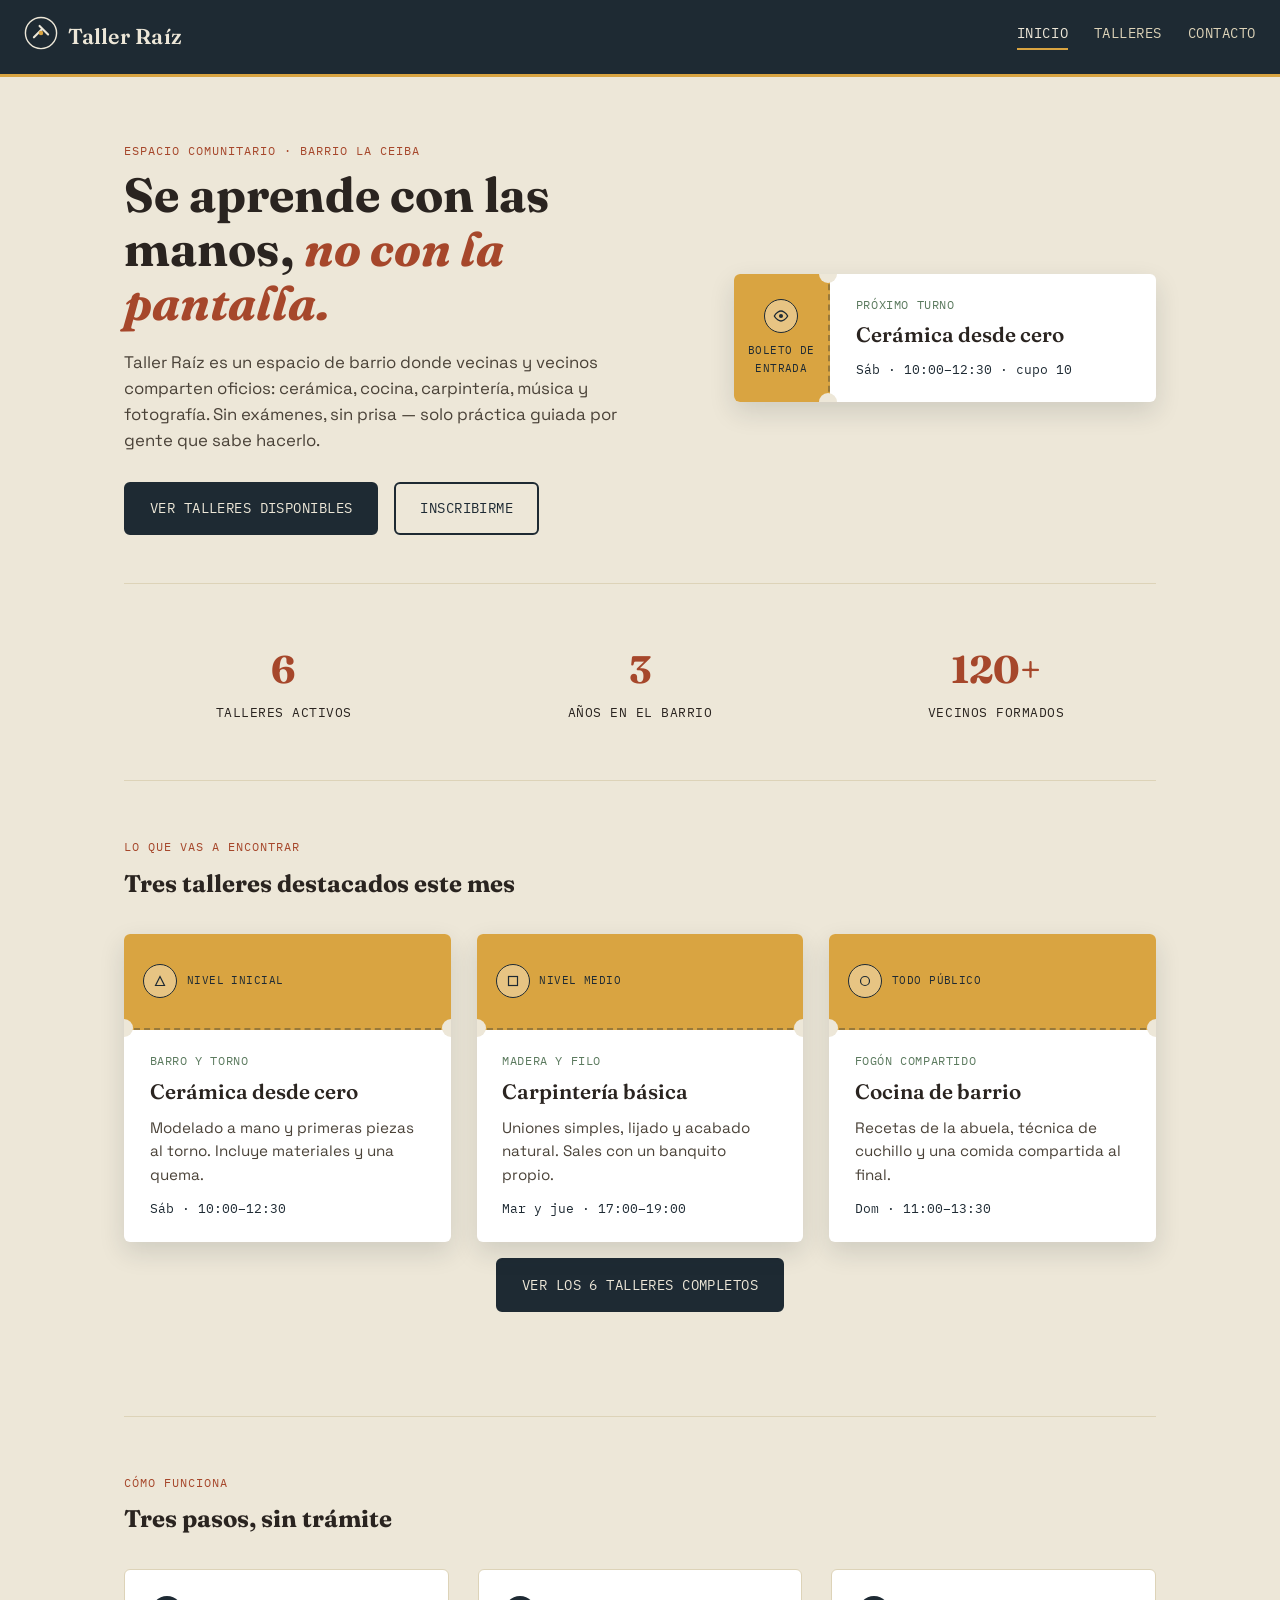
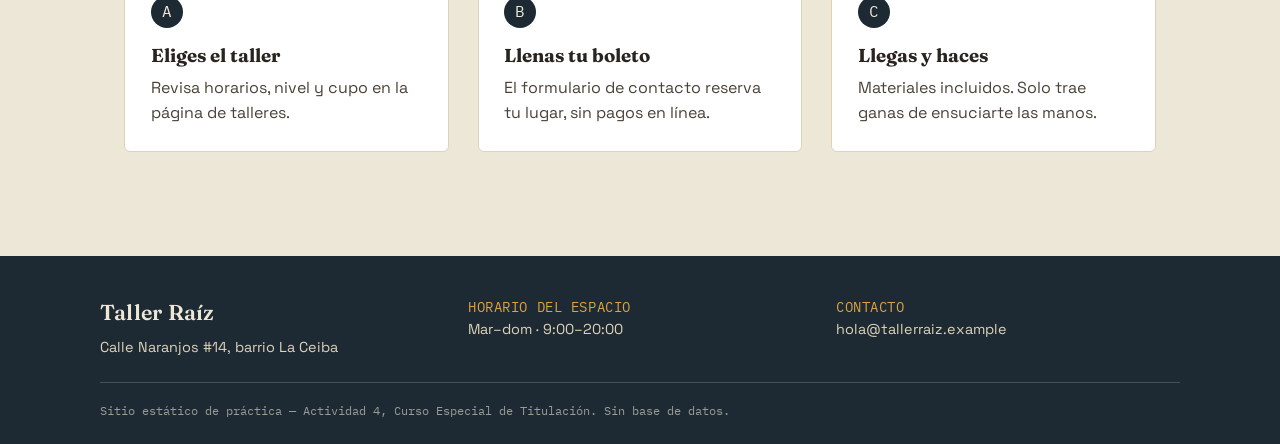
<file: index.html>
<!DOCTYPE html>
<html lang="es">
<head>
<meta charset="UTF-8">
<meta name="viewport" content="width=device-width, initial-scale=1.0">
<title>Taller Raíz — Espacio de talleres comunitarios</title>
<link rel="preconnect" href="https://fonts.googleapis.com">
<link href="https://fonts.googleapis.com/css2?family=Fraunces:opsz,wght@9..144,400;9..144,600;9..144,700&family=Space+Grotesk:wght@400;500;700&family=IBM+Plex+Mono:wght@400;500&display=swap" rel="stylesheet">
<link rel="stylesheet" href="estilos.css">
</head>
<body>

<div class="tape tape-left" aria-hidden="true"></div>

<header class="site-header">
  <div class="brand">
    <span class="brand-mark" aria-hidden="true">
      <svg viewBox="0 0 48 48" width="34" height="34">
        <circle cx="24" cy="24" r="22" fill="none" stroke="#EDE7D8" stroke-width="2"/>
        <path d="M14 30 L26 18 M22 14 L34 26" stroke="#EDE7D8" stroke-width="3" stroke-linecap="round"/>
        <circle cx="24" cy="24" r="3.2" fill="#D9A441"/>
      </svg>
    </span>
    <span class="brand-text">Taller Raíz</span>
  </div>
  <nav class="site-nav" aria-label="Navegación principal">
    <a href="index.html" class="active">Inicio</a>
    <a href="talleres.html">Talleres</a>
    <a href="contacto.html">Contacto</a>
  </nav>
</header>

<main>

  <section class="hero">
    <div class="hero-text">
      <p class="eyebrow">Espacio comunitario · barrio La Ceiba</p>
      <h1>Se aprende con las manos, <em>no con la pantalla.</em></h1>
      <p class="hero-lead">Taller Raíz es un espacio de barrio donde vecinas y vecinos comparten oficios: cerámica, cocina, carpintería, música y fotografía. Sin exámenes, sin prisa — solo práctica guiada por gente que sabe hacerlo.</p>
      <div class="hero-actions">
        <a href="talleres.html" class="btn btn-primary">Ver talleres disponibles</a>
        <a href="contacto.html" class="btn btn-ghost">Inscribirme</a>
      </div>
    </div>

    <div class="ticket" aria-hidden="true">
      <div class="ticket-stub">
        <span class="stamp">
          <svg viewBox="0 0 24 24" width="20" height="20"><path d="M4 12c2-4 6-6 8-6s6 2 8 6c-2 4-6 6-8 6s-6-2-8-6z" fill="none" stroke="#1E2A33" stroke-width="1.6"/><circle cx="12" cy="12" r="2.4" fill="#1E2A33"/></svg>
        </span>
        <p class="stub-label">boleto de entrada</p>
      </div>
      <div class="ticket-body">
        <p class="ticket-eyebrow">Próximo turno</p>
        <p class="ticket-title">Cerámica desde cero</p>
        <p class="ticket-meta">Sáb · 10:00–12:30 · cupo 10</p>
      </div>
    </div>
  </section>

  <section class="section stats-row">
    <div class="stat">
      <span class="stat-num">6</span>
      <span class="stat-label">talleres activos</span>
    </div>
    <div class="stat">
      <span class="stat-num">3</span>
      <span class="stat-label">años en el barrio</span>
    </div>
    <div class="stat">
      <span class="stat-num">120+</span>
      <span class="stat-label">vecinos formados</span>
    </div>
  </section>

  <section class="section">
    <div class="section-head">
      <p class="eyebrow">Lo que vas a encontrar</p>
      <h2>Tres talleres destacados este mes</h2>
    </div>

    <div class="cards-grid">
      <article class="ticket ticket-card">
        <div class="ticket-stub">
          <span class="stamp"><svg viewBox="0 0 24 24" width="18" height="18"><path d="M6 18 L12 6 L18 18 Z" fill="none" stroke="#1E2A33" stroke-width="1.6"/></svg></span>
          <p class="stub-label">nivel inicial</p>
        </div>
        <div class="ticket-body">
          <p class="ticket-eyebrow">Barro y torno</p>
          <p class="ticket-title">Cerámica desde cero</p>
          <p class="ticket-desc">Modelado a mano y primeras piezas al torno. Incluye materiales y una quema.</p>
          <p class="ticket-meta">Sáb · 10:00–12:30</p>
        </div>
      </article>

      <article class="ticket ticket-card">
        <div class="ticket-stub">
          <span class="stamp"><svg viewBox="0 0 24 24" width="18" height="18"><rect x="6" y="6" width="12" height="12" fill="none" stroke="#1E2A33" stroke-width="1.6"/></svg></span>
          <p class="stub-label">nivel medio</p>
        </div>
        <div class="ticket-body">
          <p class="ticket-eyebrow">Madera y filo</p>
          <p class="ticket-title">Carpintería básica</p>
          <p class="ticket-desc">Uniones simples, lijado y acabado natural. Sales con un banquito propio.</p>
          <p class="ticket-meta">Mar y jue · 17:00–19:00</p>
        </div>
      </article>

      <article class="ticket ticket-card">
        <div class="ticket-stub">
          <span class="stamp"><svg viewBox="0 0 24 24" width="18" height="18"><circle cx="12" cy="12" r="6" fill="none" stroke="#1E2A33" stroke-width="1.6"/></svg></span>
          <p class="stub-label">todo público</p>
        </div>
        <div class="ticket-body">
          <p class="ticket-eyebrow">Fogón compartido</p>
          <p class="ticket-title">Cocina de barrio</p>
          <p class="ticket-desc">Recetas de la abuela, técnica de cuchillo y una comida compartida al final.</p>
          <p class="ticket-meta">Dom · 11:00–13:30</p>
        </div>
      </article>
    </div>

    <div class="section-cta">
      <a href="talleres.html" class="btn btn-primary">Ver los 6 talleres completos</a>
    </div>
  </section>

  <section class="section how">
    <div class="section-head">
      <p class="eyebrow">Cómo funciona</p>
      <h2>Tres pasos, sin trámite</h2>
    </div>
    <div class="how-grid">
      <div class="how-item">
        <span class="how-mark">a</span>
        <h3>Eliges el taller</h3>
        <p>Revisa horarios, nivel y cupo en la página de talleres.</p>
      </div>
      <div class="how-item">
        <span class="how-mark">b</span>
        <h3>Llenas tu boleto</h3>
        <p>El formulario de contacto reserva tu lugar, sin pagos en línea.</p>
      </div>
      <div class="how-item">
        <span class="how-mark">c</span>
        <h3>Llegas y haces</h3>
        <p>Materiales incluidos. Solo trae ganas de ensuciarte las manos.</p>
      </div>
    </div>
  </section>

</main>

<footer class="site-footer">
  <div class="footer-grid">
    <div>
      <span class="brand-text footer-brand">Taller Raíz</span>
      <p>Calle Naranjos #14, barrio La Ceiba</p>
    </div>
    <div>
      <p class="footer-label">Horario del espacio</p>
      <p>Mar–dom · 9:00–20:00</p>
    </div>
    <div>
      <p class="footer-label">Contacto</p>
      <p>hola@tallerraiz.example</p>
    </div>
  </div>
  <p class="footer-note">Sitio estático de práctica — Actividad 4, Curso Especial de Titulación. Sin base de datos.</p>
</footer>

</body>
</html>
</file>
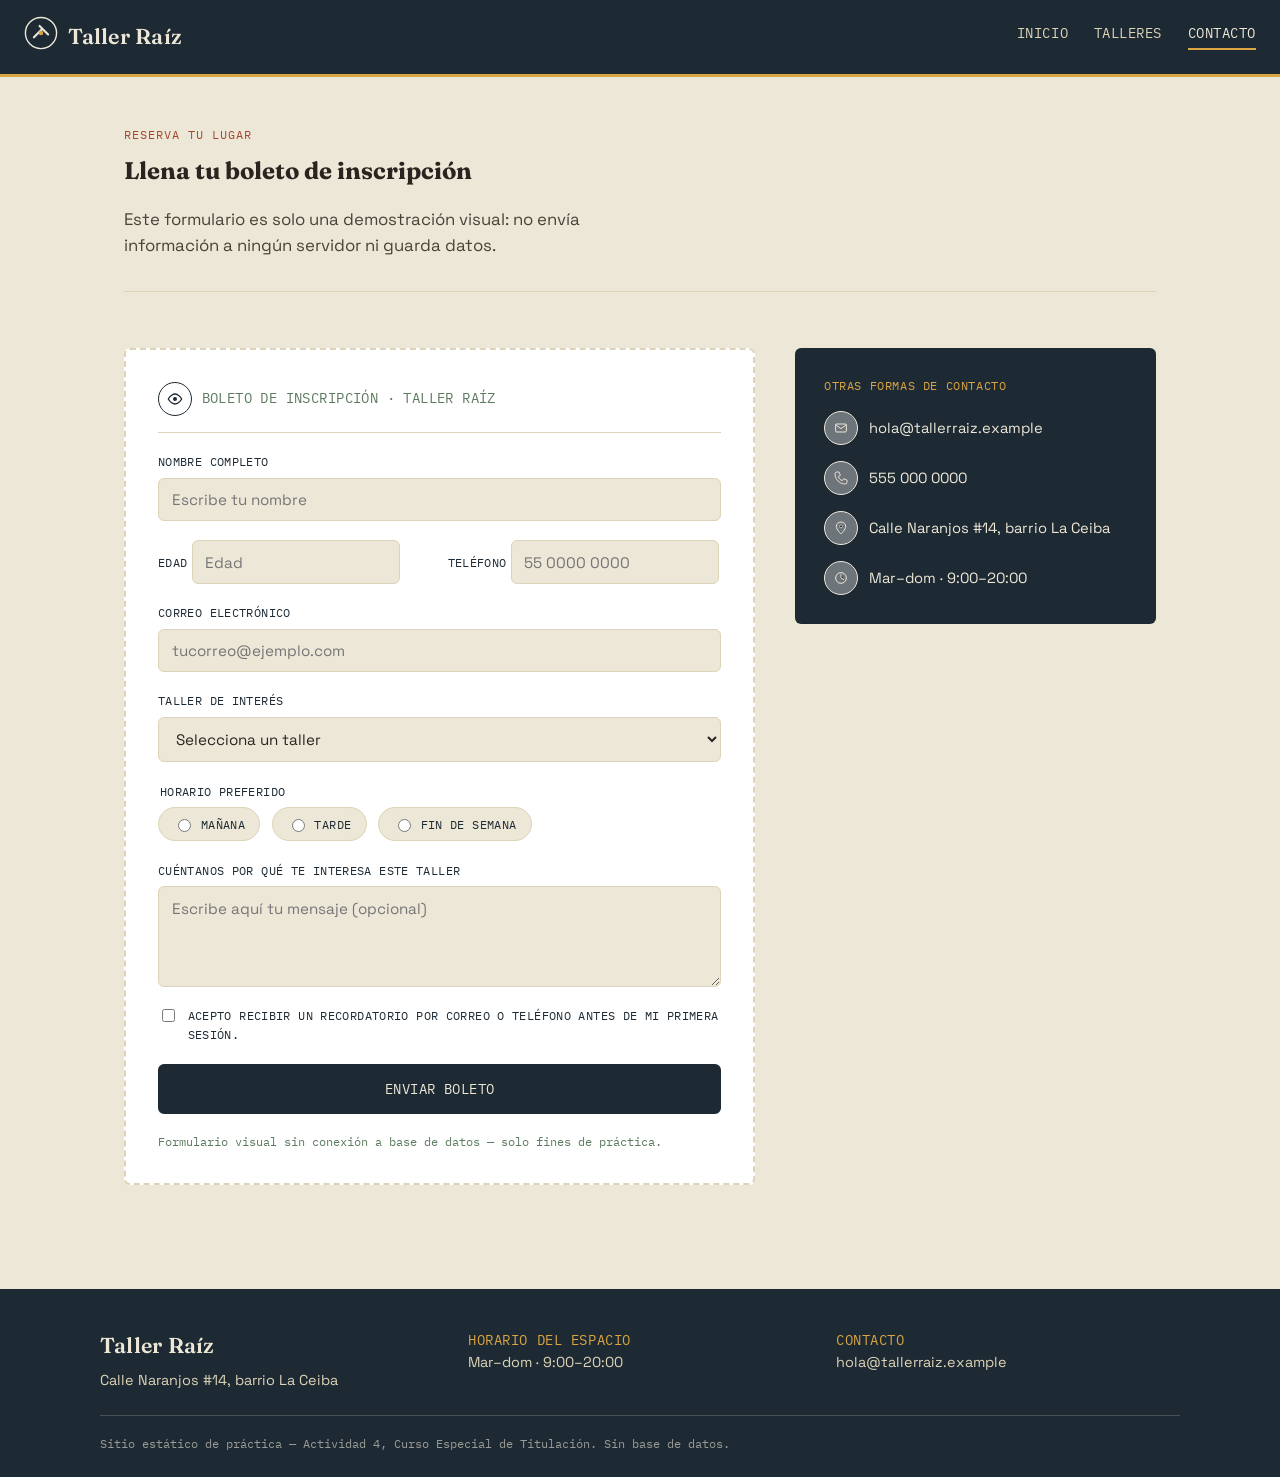
<file: contacto.html>
<!DOCTYPE html>
<html lang="es">
<head>
<meta charset="UTF-8">
<meta name="viewport" content="width=device-width, initial-scale=1.0">
<title>Contacto — Taller Raíz</title>
<link rel="preconnect" href="https://fonts.googleapis.com">
<link href="https://fonts.googleapis.com/css2?family=Fraunces:opsz,wght@9..144,400;9..144,600;9..144,700&family=Space+Grotesk:wght@400;500;700&family=IBM+Plex+Mono:wght@400;500&display=swap" rel="stylesheet">
<link rel="stylesheet" href="estilos.css">
</head>
<body>

<header class="site-header">
  <div class="brand">
    <span class="brand-mark" aria-hidden="true">
      <svg viewBox="0 0 48 48" width="34" height="34">
        <circle cx="24" cy="24" r="22" fill="none" stroke="#EDE7D8" stroke-width="2"/>
        <path d="M14 30 L26 18 M22 14 L34 26" stroke="#EDE7D8" stroke-width="3" stroke-linecap="round"/>
        <circle cx="24" cy="24" r="3.2" fill="#D9A441"/>
      </svg>
    </span>
    <span class="brand-text">Taller Raíz</span>
  </div>
  <nav class="site-nav" aria-label="Navegación principal">
    <a href="index.html">Inicio</a>
    <a href="talleres.html">Talleres</a>
    <a href="contacto.html" class="active">Contacto</a>
  </nav>
</header>

<main>

  <section class="page-intro">
    <p class="eyebrow">Reserva tu lugar</p>
    <h1>Llena tu boleto de inscripción</h1>
    <p class="hero-lead">Este formulario es solo una demostración visual: no envía información a ningún servidor ni guarda datos.</p>
  </section>

  <section class="section contact-section">
    <form class="form-ticket" action="#" onsubmit="return false;">

      <div class="form-ticket-head">
        <span class="stamp">
          <svg viewBox="0 0 24 24" width="20" height="20"><path d="M4 12c2-4 6-6 8-6s6 2 8 6c-2 4-6 6-8 6s-6-2-8-6z" fill="none" stroke="#1E2A33" stroke-width="1.6"/><circle cx="12" cy="12" r="2.4" fill="#1E2A33"/></svg>
        </span>
        <span>Boleto de inscripción · Taller Raíz</span>
      </div>

      <div class="form-row">
        <label for="nombre">Nombre completo</label>
        <input type="text" id="nombre" name="nombre" placeholder="Escribe tu nombre">
      </div>

      <div class="form-row two-col">
        <div>
          <label for="edad">Edad</label>
          <input type="number" id="edad" name="edad" min="1" placeholder="Edad">
        </div>
        <div>
          <label for="telefono">Teléfono</label>
          <input type="tel" id="telefono" name="telefono" placeholder="55 0000 0000">
        </div>
      </div>

      <div class="form-row">
        <label for="correo">Correo electrónico</label>
        <input type="email" id="correo" name="correo" placeholder="tucorreo@ejemplo.com">
      </div>

      <div class="form-row">
        <label for="taller">Taller de interés</label>
        <select id="taller" name="taller">
          <option value="">Selecciona un taller</option>
          <option>Cerámica desde cero</option>
          <option>Carpintería básica</option>
          <option>Cocina de barrio</option>
          <option>Pintura y acuarela</option>
          <option>Música y percusión</option>
          <option>Fotografía análoga</option>
        </select>
      </div>

      <fieldset class="form-row">
        <legend>Horario preferido</legend>
        <div class="radio-group">
          <label class="radio-pill"><input type="radio" name="horario" value="manana"> Mañana</label>
          <label class="radio-pill"><input type="radio" name="horario" value="tarde"> Tarde</label>
          <label class="radio-pill"><input type="radio" name="horario" value="fin"> Fin de semana</label>
        </div>
      </fieldset>

      <div class="form-row">
        <label for="mensaje">Cuéntanos por qué te interesa este taller</label>
        <textarea id="mensaje" name="mensaje" rows="4" placeholder="Escribe aquí tu mensaje (opcional)"></textarea>
      </div>

      <div class="form-row">
        <label class="checkbox-row">
          <input type="checkbox" name="aviso">
          Acepto recibir un recordatorio por correo o teléfono antes de mi primera sesión.
        </label>
      </div>

      <button type="submit" class="btn btn-primary">Enviar boleto</button>
      <p class="form-note">Formulario visual sin conexión a base de datos — solo fines de práctica.</p>
    </form>

    <aside class="info-card">
      <p class="ticket-eyebrow">Otras formas de contacto</p>
      <ul class="contact-list">
        <li>
          <span class="stamp"><svg viewBox="0 0 24 24" width="16" height="16"><rect x="4" y="6" width="16" height="12" rx="1.5" fill="none" stroke="#1E2A33" stroke-width="1.5"/><path d="M4 7 L12 13 L20 7" fill="none" stroke="#1E2A33" stroke-width="1.5"/></svg></span>
          hola@tallerraiz.example
        </li>
        <li>
          <span class="stamp"><svg viewBox="0 0 24 24" width="16" height="16"><path d="M6 3 C4 3 3 4 3 6 C3 14 10 21 18 21 C20 21 21 20 21 18 L21 15 L16 13 L14 16 C11 15 9 13 8 10 L11 8 L9 3 Z" fill="none" stroke="#1E2A33" stroke-width="1.4"/></svg></span>
          555 000 0000
        </li>
        <li>
          <span class="stamp"><svg viewBox="0 0 24 24" width="16" height="16"><path d="M12 21 C12 21 5 14.5 5 9.5 C5 5.9 8.1 3 12 3 C15.9 3 19 5.9 19 9.5 C19 14.5 12 21 12 21 Z" fill="none" stroke="#1E2A33" stroke-width="1.5"/><circle cx="12" cy="9.5" r="2.2" fill="#1E2A33"/></svg></span>
          Calle Naranjos #14, barrio La Ceiba
        </li>
        <li>
          <span class="stamp"><svg viewBox="0 0 24 24" width="16" height="16"><circle cx="12" cy="12" r="8" fill="none" stroke="#1E2A33" stroke-width="1.5"/><path d="M12 7 L12 12 L16 14" stroke="#1E2A33" stroke-width="1.5" stroke-linecap="round"/></svg></span>
          Mar–dom · 9:00–20:00
        </li>
      </ul>
    </aside>
  </section>

</main>

<footer class="site-footer">
  <div class="footer-grid">
    <div>
      <span class="brand-text footer-brand">Taller Raíz</span>
      <p>Calle Naranjos #14, barrio La Ceiba</p>
    </div>
    <div>
      <p class="footer-label">Horario del espacio</p>
      <p>Mar–dom · 9:00–20:00</p>
    </div>
    <div>
      <p class="footer-label">Contacto</p>
      <p>hola@tallerraiz.example</p>
    </div>
  </div>
  <p class="footer-note">Sitio estático de práctica — Actividad 4, Curso Especial de Titulación. Sin base de datos.</p>
</footer>

</body>
</html>
</file>
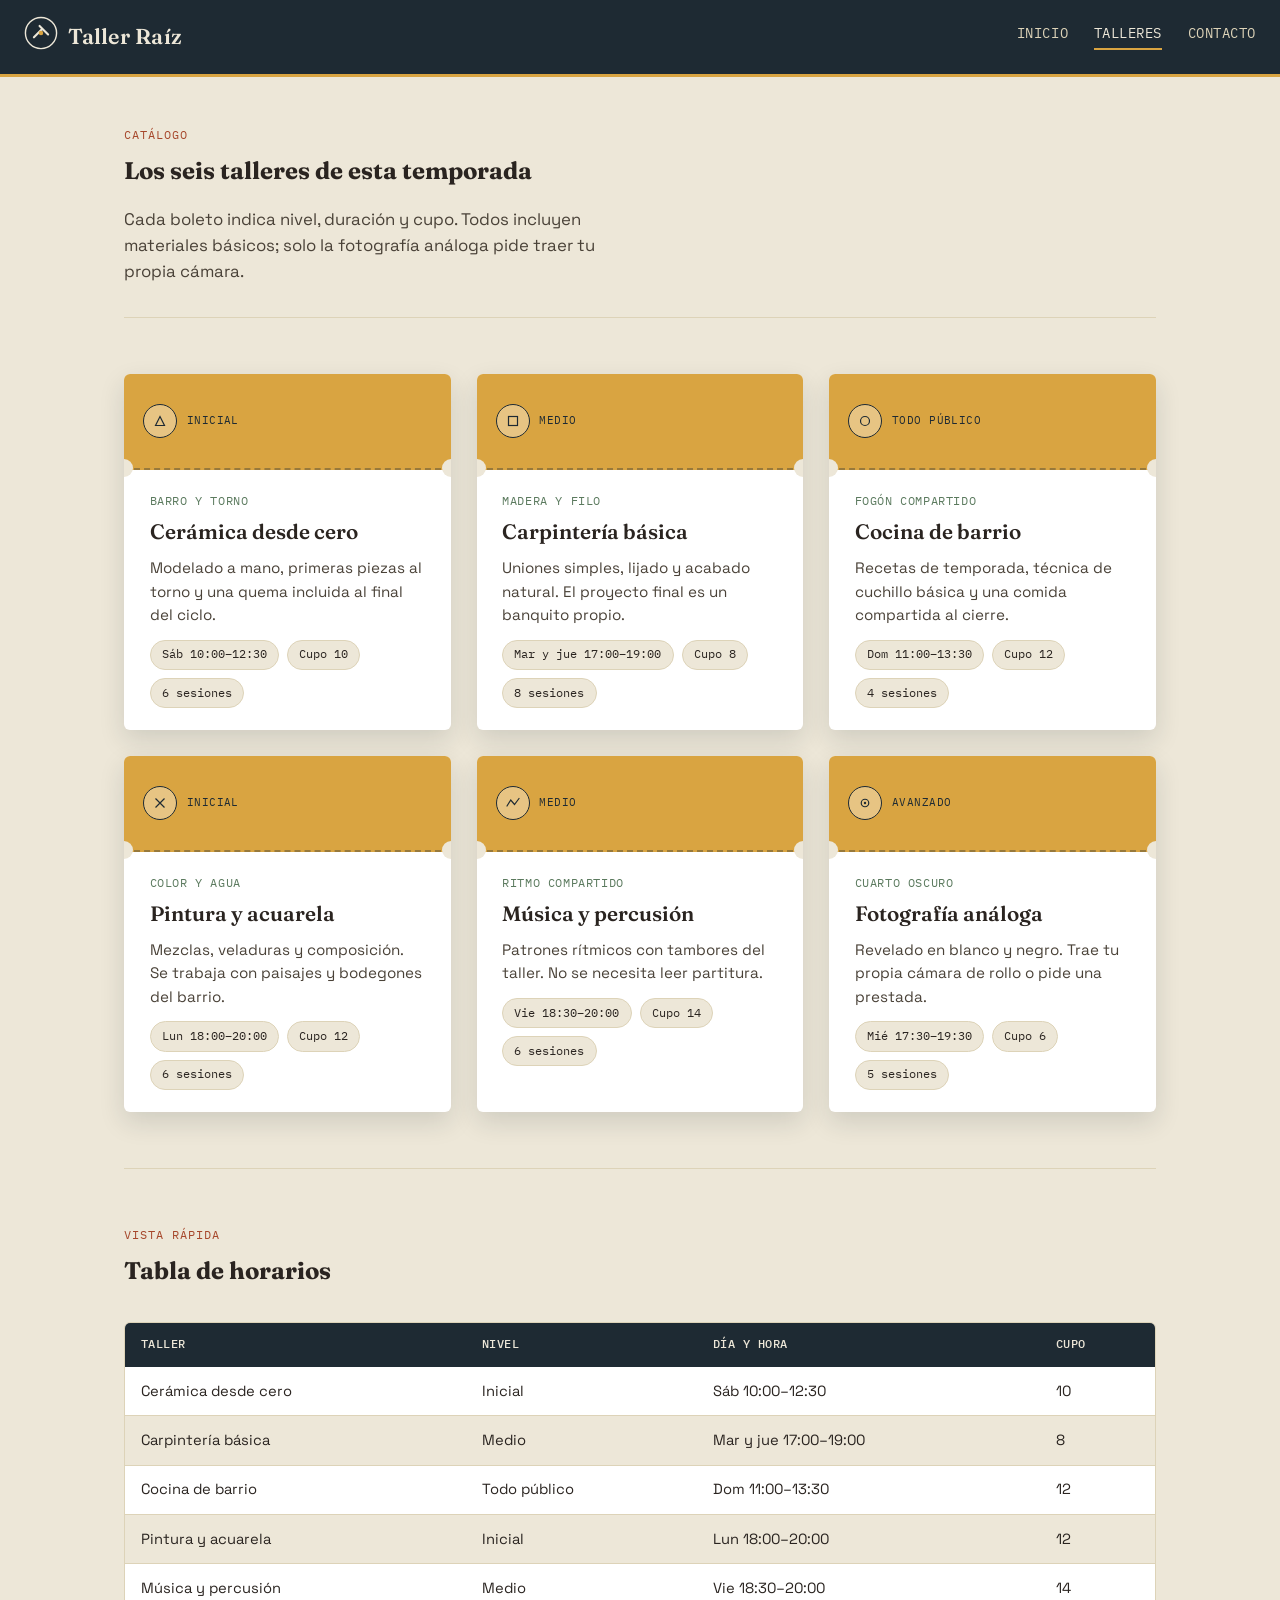
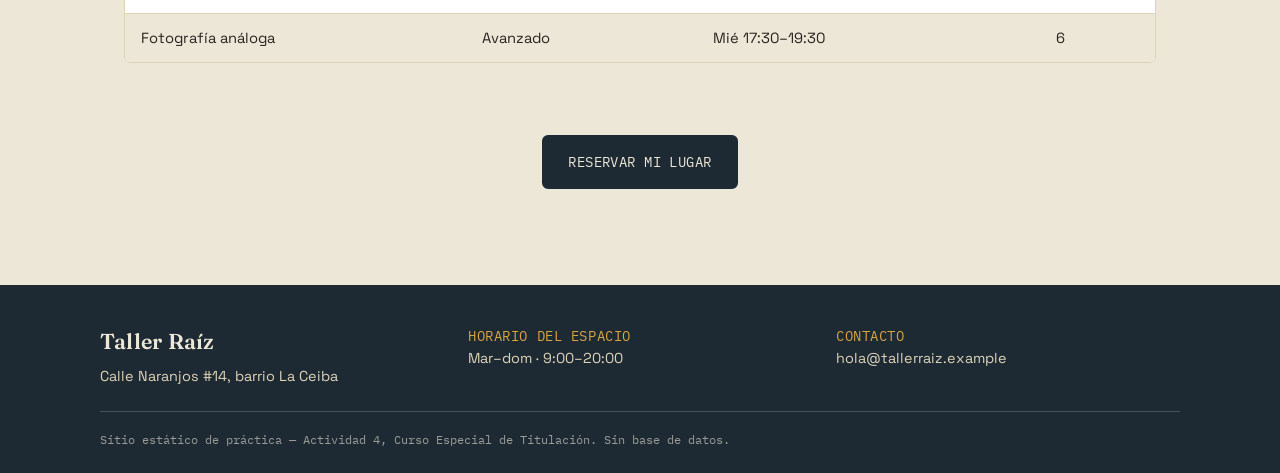
<file: talleres.html>
<!DOCTYPE html>
<html lang="es">
<head>
<meta charset="UTF-8">
<meta name="viewport" content="width=device-width, initial-scale=1.0">
<title>Talleres — Taller Raíz</title>
<link rel="preconnect" href="https://fonts.googleapis.com">
<link href="https://fonts.googleapis.com/css2?family=Fraunces:opsz,wght@9..144,400;9..144,600;9..144,700&family=Space+Grotesk:wght@400;500;700&family=IBM+Plex+Mono:wght@400;500&display=swap" rel="stylesheet">
<link rel="stylesheet" href="estilos.css">
</head>
<body>

<header class="site-header">
  <div class="brand">
    <span class="brand-mark" aria-hidden="true">
      <svg viewBox="0 0 48 48" width="34" height="34">
        <circle cx="24" cy="24" r="22" fill="none" stroke="#EDE7D8" stroke-width="2"/>
        <path d="M14 30 L26 18 M22 14 L34 26" stroke="#EDE7D8" stroke-width="3" stroke-linecap="round"/>
        <circle cx="24" cy="24" r="3.2" fill="#D9A441"/>
      </svg>
    </span>
    <span class="brand-text">Taller Raíz</span>
  </div>
  <nav class="site-nav" aria-label="Navegación principal">
    <a href="index.html">Inicio</a>
    <a href="talleres.html" class="active">Talleres</a>
    <a href="contacto.html">Contacto</a>
  </nav>
</header>

<main>

  <section class="page-intro">
    <p class="eyebrow">Catálogo</p>
    <h1>Los seis talleres de esta temporada</h1>
    <p class="hero-lead">Cada boleto indica nivel, duración y cupo. Todos incluyen materiales básicos; solo la fotografía análoga pide traer tu propia cámara.</p>
  </section>

  <section class="section">
    <div class="cards-grid cards-grid-catalog">

      <article class="ticket ticket-card">
        <div class="ticket-stub">
          <span class="stamp"><svg viewBox="0 0 24 24" width="18" height="18"><path d="M6 18 L12 6 L18 18 Z" fill="none" stroke="#1E2A33" stroke-width="1.6"/></svg></span>
          <p class="stub-label">inicial</p>
        </div>
        <div class="ticket-body">
          <p class="ticket-eyebrow">Barro y torno</p>
          <p class="ticket-title">Cerámica desde cero</p>
          <p class="ticket-desc">Modelado a mano, primeras piezas al torno y una quema incluida al final del ciclo.</p>
          <ul class="tag-list">
            <li>Sáb 10:00–12:30</li>
            <li>Cupo 10</li>
            <li>6 sesiones</li>
          </ul>
        </div>
      </article>

      <article class="ticket ticket-card">
        <div class="ticket-stub">
          <span class="stamp"><svg viewBox="0 0 24 24" width="18" height="18"><rect x="6" y="6" width="12" height="12" fill="none" stroke="#1E2A33" stroke-width="1.6"/></svg></span>
          <p class="stub-label">medio</p>
        </div>
        <div class="ticket-body">
          <p class="ticket-eyebrow">Madera y filo</p>
          <p class="ticket-title">Carpintería básica</p>
          <p class="ticket-desc">Uniones simples, lijado y acabado natural. El proyecto final es un banquito propio.</p>
          <ul class="tag-list">
            <li>Mar y jue 17:00–19:00</li>
            <li>Cupo 8</li>
            <li>8 sesiones</li>
          </ul>
        </div>
      </article>

      <article class="ticket ticket-card">
        <div class="ticket-stub">
          <span class="stamp"><svg viewBox="0 0 24 24" width="18" height="18"><circle cx="12" cy="12" r="6" fill="none" stroke="#1E2A33" stroke-width="1.6"/></svg></span>
          <p class="stub-label">todo público</p>
        </div>
        <div class="ticket-body">
          <p class="ticket-eyebrow">Fogón compartido</p>
          <p class="ticket-title">Cocina de barrio</p>
          <p class="ticket-desc">Recetas de temporada, técnica de cuchillo básica y una comida compartida al cierre.</p>
          <ul class="tag-list">
            <li>Dom 11:00–13:30</li>
            <li>Cupo 12</li>
            <li>4 sesiones</li>
          </ul>
        </div>
      </article>

      <article class="ticket ticket-card">
        <div class="ticket-stub">
          <span class="stamp"><svg viewBox="0 0 24 24" width="18" height="18"><path d="M6 6 L18 18 M18 6 L6 18" stroke="#1E2A33" stroke-width="1.6"/></svg></span>
          <p class="stub-label">inicial</p>
        </div>
        <div class="ticket-body">
          <p class="ticket-eyebrow">Color y agua</p>
          <p class="ticket-title">Pintura y acuarela</p>
          <p class="ticket-desc">Mezclas, veladuras y composición. Se trabaja con paisajes y bodegones del barrio.</p>
          <ul class="tag-list">
            <li>Lun 18:00–20:00</li>
            <li>Cupo 12</li>
            <li>6 sesiones</li>
          </ul>
        </div>
      </article>

      <article class="ticket ticket-card">
        <div class="ticket-stub">
          <span class="stamp"><svg viewBox="0 0 24 24" width="18" height="18"><path d="M4 16 L9 8 L14 14 L20 6" fill="none" stroke="#1E2A33" stroke-width="1.6" stroke-linecap="round"/></svg></span>
          <p class="stub-label">medio</p>
        </div>
        <div class="ticket-body">
          <p class="ticket-eyebrow">Ritmo compartido</p>
          <p class="ticket-title">Música y percusión</p>
          <p class="ticket-desc">Patrones rítmicos con tambores del taller. No se necesita leer partitura.</p>
          <ul class="tag-list">
            <li>Vie 18:30–20:00</li>
            <li>Cupo 14</li>
            <li>6 sesiones</li>
          </ul>
        </div>
      </article>

      <article class="ticket ticket-card">
        <div class="ticket-stub">
          <span class="stamp"><svg viewBox="0 0 24 24" width="18" height="18"><circle cx="12" cy="12" r="5" fill="none" stroke="#1E2A33" stroke-width="1.6"/><circle cx="12" cy="12" r="1.6" fill="#1E2A33"/></svg></span>
          <p class="stub-label">avanzado</p>
        </div>
        <div class="ticket-body">
          <p class="ticket-eyebrow">Cuarto oscuro</p>
          <p class="ticket-title">Fotografía análoga</p>
          <p class="ticket-desc">Revelado en blanco y negro. Trae tu propia cámara de rollo o pide una prestada.</p>
          <ul class="tag-list">
            <li>Mié 17:30–19:30</li>
            <li>Cupo 6</li>
            <li>5 sesiones</li>
          </ul>
        </div>
      </article>

    </div>
  </section>

  <section class="section table-section">
    <div class="section-head">
      <p class="eyebrow">Vista rápida</p>
      <h2>Tabla de horarios</h2>
    </div>
    <div class="table-wrap">
      <table>
        <thead>
          <tr>
            <th>Taller</th>
            <th>Nivel</th>
            <th>Día y hora</th>
            <th>Cupo</th>
          </tr>
        </thead>
        <tbody>
          <tr><td>Cerámica desde cero</td><td>Inicial</td><td>Sáb 10:00–12:30</td><td>10</td></tr>
          <tr><td>Carpintería básica</td><td>Medio</td><td>Mar y jue 17:00–19:00</td><td>8</td></tr>
          <tr><td>Cocina de barrio</td><td>Todo público</td><td>Dom 11:00–13:30</td><td>12</td></tr>
          <tr><td>Pintura y acuarela</td><td>Inicial</td><td>Lun 18:00–20:00</td><td>12</td></tr>
          <tr><td>Música y percusión</td><td>Medio</td><td>Vie 18:30–20:00</td><td>14</td></tr>
          <tr><td>Fotografía análoga</td><td>Avanzado</td><td>Mié 17:30–19:30</td><td>6</td></tr>
        </tbody>
      </table>
    </div>
  </section>

  <section class="section-cta">
    <a href="contacto.html" class="btn btn-primary">Reservar mi lugar</a>
  </section>

</main>

<footer class="site-footer">
  <div class="footer-grid">
    <div>
      <span class="brand-text footer-brand">Taller Raíz</span>
      <p>Calle Naranjos #14, barrio La Ceiba</p>
    </div>
    <div>
      <p class="footer-label">Horario del espacio</p>
      <p>Mar–dom · 9:00–20:00</p>
    </div>
    <div>
      <p class="footer-label">Contacto</p>
      <p>hola@tallerraiz.example</p>
    </div>
  </div>
  <p class="footer-note">Sitio estático de práctica — Actividad 4, Curso Especial de Titulación. Sin base de datos.</p>
</footer>

</body>
</html>
</file>
<file: estilos.css>
/* =========================================================
   Taller Raíz — estilos.css
   Paleta: tinta #1E2A33, papel #EDE7D8, mostaza #D9A441,
           óxido #A6472B, musgo #5B7A5E, texto #2A2420
   Tipografía: Fraunces (display), Space Grotesk (cuerpo/UI),
               IBM Plex Mono (etiquetas y metadatos)
   ========================================================= */

:root {
  --ink: #1E2A33;
  --paper: #EDE7D8;
  --paper-dark: #DDD3B8;
  --mustard: #D9A441;
  --rust: #A6472B;
  --moss: #5B7A5E;
  --text: #2A2420;

  --font-display: "Fraunces", Georgia, serif;
  --font-body: "Space Grotesk", Arial, sans-serif;
  --font-mono: "IBM Plex Mono", "Courier New", monospace;

  --radius: 6px;
  --max-width: 1080px;
}

* { box-sizing: border-box; }

html { scroll-behavior: smooth; }

body {
  margin: 0;
  background-color: var(--paper);
  color: var(--text);
  font-family: var(--font-body);
  line-height: 1.55;
}

img { max-width: 100%; display: block; }

a { color: inherit; }

:focus-visible {
  outline: 3px solid var(--rust);
  outline-offset: 2px;
}

.eyebrow {
  font-family: var(--font-mono);
  font-size: 0.78rem;
  letter-spacing: 0.08em;
  text-transform: uppercase;
  color: var(--rust);
  margin: 0 0 0.5rem;
}

/* ---------- Encabezado ---------- */

.site-header {
  background-color: var(--ink);
  color: var(--paper);
  display: flex;
  align-items: center;
  justify-content: space-between;
  flex-wrap: wrap;
  gap: 1rem;
  padding: 1rem 1.5rem;
  position: sticky;
  top: 0;
  z-index: 10;
  border-bottom: 3px solid var(--mustard);
}

.brand {
  display: flex;
  align-items: center;
  gap: 0.6rem;
}

.brand-text {
  font-family: var(--font-display);
  font-weight: 600;
  font-size: 1.35rem;
  letter-spacing: 0.01em;
}

.site-nav {
  display: flex;
  gap: 1.6rem;
  font-family: var(--font-mono);
  font-size: 0.85rem;
  text-transform: uppercase;
  letter-spacing: 0.04em;
}

.site-nav a {
  text-decoration: none;
  color: var(--paper-dark);
  padding-bottom: 4px;
  border-bottom: 2px solid transparent;
  transition: border-color 0.15s ease, color 0.15s ease;
}

.site-nav a:hover,
.site-nav a.active {
  color: var(--paper);
  border-bottom-color: var(--mustard);
}

/* ---------- Contenido general ---------- */

main {
  max-width: var(--max-width);
  margin: 0 auto;
  padding: 0 1.5rem;
}

.section {
  padding: 3.5rem 0;
  border-top: 1px solid var(--paper-dark);
}

.section:first-child { border-top: none; }

.section-head h2,
.page-intro h1 {
  font-family: var(--font-display);
  font-weight: 700;
  margin: 0 0 1rem;
}

.section-head { max-width: 640px; margin-bottom: 2rem; }

.section-cta {
  text-align: center;
  padding: 1rem 0 3rem;
}

/* ---------- Hero ---------- */

.hero {
  display: grid;
  grid-template-columns: 1.2fr 0.9fr;
  gap: 3rem;
  align-items: center;
  padding: 4rem 0 3rem;
}

.hero h1 {
  font-family: var(--font-display);
  font-size: clamp(2rem, 4vw, 3rem);
  line-height: 1.12;
  margin: 0 0 1.2rem;
  font-weight: 700;
}

.hero h1 em {
  font-style: italic;
  color: var(--rust);
}

.hero-lead {
  max-width: 46ch;
  font-size: 1.05rem;
  color: #4a4238;
}

.hero-actions {
  display: flex;
  gap: 1rem;
  margin-top: 1.8rem;
  flex-wrap: wrap;
}

/* ---------- Botones ---------- */

.btn {
  display: inline-block;
  font-family: var(--font-mono);
  font-size: 0.9rem;
  text-transform: uppercase;
  letter-spacing: 0.03em;
  text-decoration: none;
  padding: 0.85rem 1.5rem;
  border-radius: var(--radius);
  border: 2px solid var(--ink);
  transition: transform 0.12s ease, background-color 0.12s ease, color 0.12s ease;
}

.btn:hover { transform: translateY(-2px); }

.btn-primary {
  background-color: var(--ink);
  color: var(--paper);
}

.btn-primary:hover {
  background-color: var(--rust);
  border-color: var(--rust);
}

.btn-ghost {
  background-color: transparent;
  color: var(--ink);
}

.btn-ghost:hover {
  background-color: var(--ink);
  color: var(--paper);
}

/* ---------- Boleto (elemento firma) ---------- */

.ticket {
  display: flex;
  background-color: #fff;
  border-radius: var(--radius);
  box-shadow: 0 10px 26px rgba(30, 42, 51, 0.14);
  overflow: hidden;
  position: relative;
}

.ticket-stub {
  flex: 0 0 96px;
  background-color: var(--mustard);
  color: var(--ink);
  display: flex;
  flex-direction: column;
  align-items: center;
  justify-content: center;
  gap: 0.6rem;
  padding: 1rem 0.5rem;
  border-right: 2px dashed rgba(30, 42, 51, 0.35);
  position: relative;
}

.ticket-stub::before,
.ticket-stub::after {
  content: "";
  position: absolute;
  right: -9px;
  width: 18px;
  height: 18px;
  background-color: var(--paper);
  border-radius: 50%;
}

.ticket-stub::before { top: -9px; }
.ticket-stub::after { bottom: -9px; }

.stamp {
  display: inline-flex;
  align-items: center;
  justify-content: center;
  width: 34px;
  height: 34px;
  border: 1.5px solid var(--ink);
  border-radius: 50%;
  background-color: rgba(255, 255, 255, 0.35);
}

.stub-label {
  font-family: var(--font-mono);
  font-size: 0.7rem;
  text-transform: uppercase;
  letter-spacing: 0.04em;
  text-align: center;
  margin: 0;
}

.ticket-body {
  padding: 1.4rem 1.6rem;
  flex: 1;
}

.ticket-eyebrow {
  font-family: var(--font-mono);
  font-size: 0.75rem;
  text-transform: uppercase;
  letter-spacing: 0.05em;
  color: var(--moss);
  margin: 0 0 0.3rem;
}

.ticket-title {
  font-family: var(--font-display);
  font-size: 1.3rem;
  font-weight: 600;
  margin: 0 0 0.5rem;
}

.ticket-desc {
  margin: 0 0 0.8rem;
  font-size: 0.95rem;
  color: #4a4238;
}

.ticket-meta {
  font-family: var(--font-mono);
  font-size: 0.82rem;
  color: var(--ink);
  margin: 0;
}

/* Tarjetas de catálogo (variante del boleto) */

.cards-grid {
  display: grid;
  grid-template-columns: repeat(3, 1fr);
  gap: 1.6rem;
}

.ticket-card {
  flex-direction: column;
  height: 100%;
}

.ticket-card .ticket-stub {
  flex-direction: row;
  justify-content: flex-start;
  border-right: none;
  border-bottom: 2px dashed rgba(30, 42, 51, 0.35);
  padding: 0.7rem 1.2rem;
}

.ticket-card .ticket-stub::before,
.ticket-card .ticket-stub::after {
  top: auto;
  right: auto;
}

.ticket-card .ticket-stub::before { bottom: -9px; left: -9px; }
.ticket-card .ticket-stub::after { bottom: -9px; right: -9px; }

.tag-list {
  list-style: none;
  margin: 0;
  padding: 0;
  display: flex;
  flex-wrap: wrap;
  gap: 0.5rem;
}

.tag-list li {
  font-family: var(--font-mono);
  font-size: 0.75rem;
  background-color: var(--paper);
  border: 1px solid var(--paper-dark);
  border-radius: 999px;
  padding: 0.3rem 0.7rem;
}

/* ---------- Estadísticas ---------- */

.stats-row {
  display: flex;
  justify-content: space-around;
  text-align: center;
  flex-wrap: wrap;
  gap: 2rem;
}

.stat-num {
  display: block;
  font-family: var(--font-display);
  font-size: 2.4rem;
  font-weight: 700;
  color: var(--rust);
}

.stat-label {
  font-family: var(--font-mono);
  font-size: 0.8rem;
  text-transform: uppercase;
  letter-spacing: 0.04em;
}

/* ---------- Cómo funciona ---------- */

.how-grid {
  display: grid;
  grid-template-columns: repeat(3, 1fr);
  gap: 1.8rem;
}

.how-item {
  background-color: #fff;
  border: 1px solid var(--paper-dark);
  border-radius: var(--radius);
  padding: 1.6rem;
}

.how-mark {
  display: inline-flex;
  align-items: center;
  justify-content: center;
  width: 32px;
  height: 32px;
  border-radius: 50%;
  background-color: var(--ink);
  color: var(--paper);
  font-family: var(--font-mono);
  text-transform: uppercase;
  margin-bottom: 0.8rem;
}

.how-item h3 {
  font-family: var(--font-display);
  margin: 0 0 0.4rem;
}

.how-item p { margin: 0; color: #4a4238; }

/* ---------- Tabla ---------- */

.table-wrap {
  overflow-x: auto;
  background-color: #fff;
  border-radius: var(--radius);
  border: 1px solid var(--paper-dark);
}

table {
  width: 100%;
  border-collapse: collapse;
  font-size: 0.92rem;
}

thead {
  background-color: var(--ink);
  color: var(--paper);
}

th, td {
  text-align: left;
  padding: 0.8rem 1rem;
}

th {
  font-family: var(--font-mono);
  font-size: 0.75rem;
  text-transform: uppercase;
  letter-spacing: 0.04em;
  font-weight: 500;
}

tbody tr:nth-child(even) { background-color: var(--paper); }

tbody tr:not(:last-child) td { border-bottom: 1px solid var(--paper-dark); }

/* ---------- Página de introducción (talleres / contacto) ---------- */

.page-intro {
  padding: 3rem 0 1rem;
  max-width: 640px;
}

/* ---------- Formulario de contacto ---------- */

.contact-section {
  display: grid;
  grid-template-columns: 1.4fr 0.8fr;
  gap: 2.5rem;
  align-items: start;
}

.form-ticket {
  background-color: #fff;
  border-radius: var(--radius);
  border: 2px dashed var(--paper-dark);
  padding: 2rem;
  display: flex;
  flex-direction: column;
  gap: 1.2rem;
}

.form-ticket-head {
  display: flex;
  align-items: center;
  gap: 0.6rem;
  font-family: var(--font-mono);
  font-size: 0.85rem;
  text-transform: uppercase;
  letter-spacing: 0.03em;
  color: var(--moss);
  padding-bottom: 1rem;
  border-bottom: 1px solid var(--paper-dark);
}

.form-row { display: flex; flex-direction: column; gap: 0.4rem; }

.form-row.two-col {
  display: grid;
  grid-template-columns: 1fr 1fr;
  gap: 1rem;
}

.form-row label,
fieldset.form-row legend {
  font-family: var(--font-mono);
  font-size: 0.78rem;
  text-transform: uppercase;
  letter-spacing: 0.03em;
  color: var(--ink);
}

fieldset.form-row {
  border: none;
  padding: 0;
  margin: 0;
}

input[type="text"],
input[type="email"],
input[type="tel"],
input[type="number"],
select,
textarea {
  font-family: var(--font-body);
  font-size: 0.95rem;
  padding: 0.7rem 0.8rem;
  border: 1px solid var(--paper-dark);
  border-radius: var(--radius);
  background-color: var(--paper);
  color: var(--text);
}

textarea { resize: vertical; }

.radio-group {
  display: flex;
  gap: 0.7rem;
  flex-wrap: wrap;
  margin-top: 0.4rem;
}

.radio-pill {
  display: flex;
  align-items: center;
  gap: 0.4rem;
  font-family: var(--font-body);
  font-size: 0.85rem;
  background-color: var(--paper);
  border: 1px solid var(--paper-dark);
  border-radius: 999px;
  padding: 0.4rem 0.9rem;
  text-transform: none;
  letter-spacing: normal;
  color: var(--text);
}

.checkbox-row {
  display: flex;
  align-items: flex-start;
  gap: 0.6rem;
  font-family: var(--font-body);
  font-size: 0.85rem;
  text-transform: none;
  letter-spacing: normal;
  color: #4a4238;
}

.form-note {
  font-family: var(--font-mono);
  font-size: 0.72rem;
  color: var(--moss);
  margin: 0;
}

.info-card {
  background-color: var(--ink);
  color: var(--paper);
  border-radius: var(--radius);
  padding: 1.8rem;
}

.info-card .ticket-eyebrow { color: var(--mustard); }

.contact-list {
  list-style: none;
  margin: 1rem 0 0;
  padding: 0;
  display: flex;
  flex-direction: column;
  gap: 1rem;
}

.contact-list li {
  display: flex;
  align-items: center;
  gap: 0.7rem;
  font-size: 0.92rem;
}

.contact-list .stamp {
  border-color: var(--paper);
  flex-shrink: 0;
}

.contact-list .stamp svg path,
.contact-list .stamp svg rect,
.contact-list .stamp svg circle {
  stroke: var(--paper);
}

/* ---------- Cinta decorativa ---------- */

.tape {
  display: none;
}

/* ---------- Pie de página ---------- */

.site-footer {
  background-color: var(--ink);
  color: var(--paper-dark);
  margin-top: 3rem;
  padding: 2.5rem 1.5rem 1.5rem;
}

.footer-grid {
  max-width: var(--max-width);
  margin: 0 auto;
  display: grid;
  grid-template-columns: repeat(3, 1fr);
  gap: 1.5rem;
  padding-bottom: 1.5rem;
  border-bottom: 1px solid rgba(237, 231, 216, 0.2);
}

.footer-brand {
  color: var(--paper);
  display: block;
  margin-bottom: 0.4rem;
}

.footer-label {
  font-family: var(--font-mono);
  font-size: 0.72rem;
  text-transform: uppercase;
  letter-spacing: 0.04em;
  color: var(--mustard);
  margin: 0 0 0.3rem;
}

.footer-grid p { margin: 0; font-size: 0.9rem; }

.footer-note {
  max-width: var(--max-width);
  margin: 1.2rem auto 0;
  font-family: var(--font-mono);
  font-size: 0.72rem;
  color: rgba(237, 231, 216, 0.6);
}

/* ---------- Responsive ---------- */

@media (max-width: 860px) {
  .hero { grid-template-columns: 1fr; }
  .cards-grid { grid-template-columns: repeat(2, 1fr); }
  .how-grid { grid-template-columns: 1fr; }
  .contact-section { grid-template-columns: 1fr; }
  .footer-grid { grid-template-columns: 1fr; }
}

@media (max-width: 560px) {
  .site-header { flex-direction: column; align-items: flex-start; }
  .cards-grid { grid-template-columns: 1fr; }
  .form-row.two-col { grid-template-columns: 1fr; }
  .stats-row { gap: 1.5rem; }
}

@media (prefers-reduced-motion: reduce) {
  * { transition: none !important; scroll-behavior: auto !important; }
}
</file>
